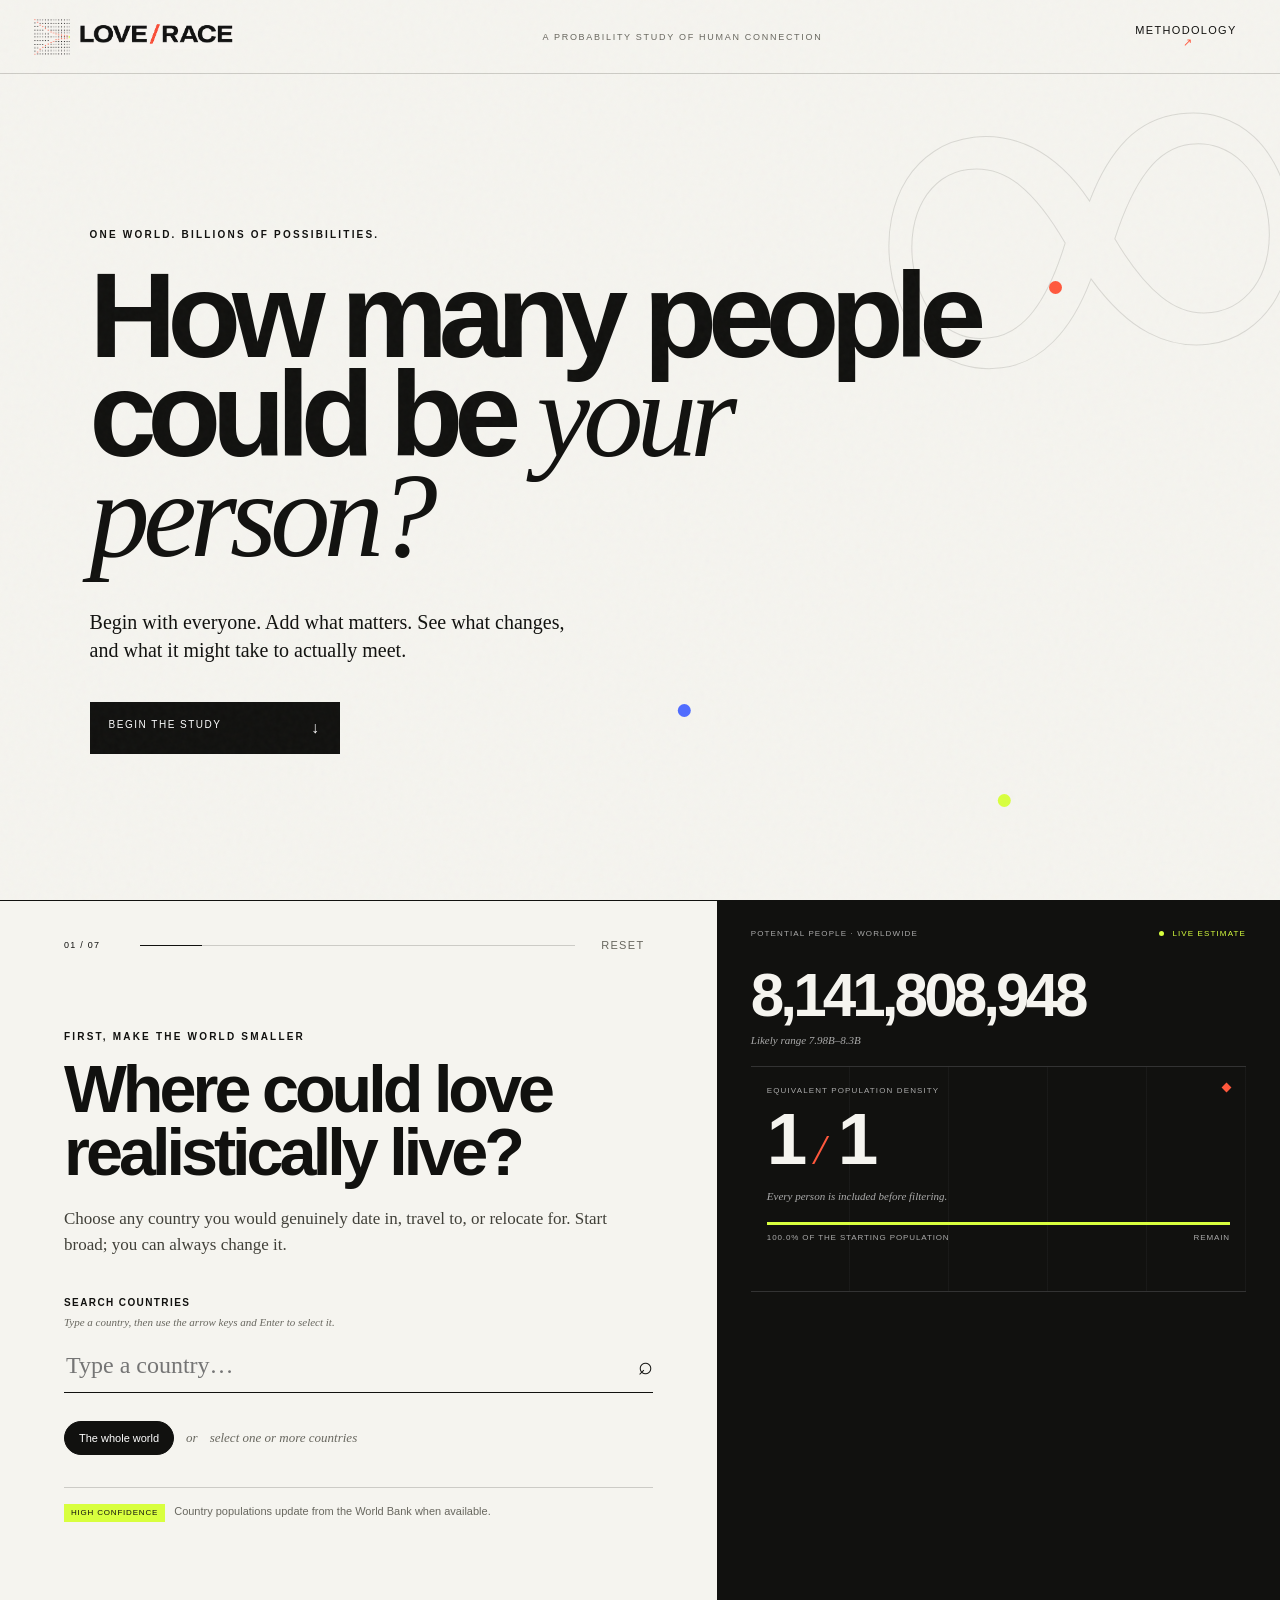
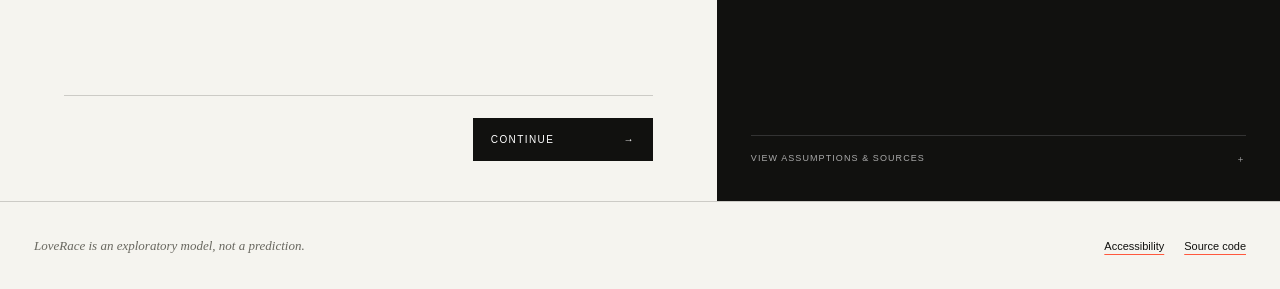
<file: index.html>
<!doctype html>
<html lang="en">
<head>
  <meta charset="UTF-8" />
  <meta name="viewport" content="width=device-width, initial-scale=1.0" />
  <meta name="description" content="Explore how geography, demographics, preferences, and new encounters shape the probability of meeting a compatible partner." />
  <meta name="robots" content="index, follow, max-image-preview:large, max-snippet:-1, max-video-preview:-1" />
  <meta name="theme-color" content="#f5f4ef" />
  <title>LoveRace: A probability study of human connection</title>
  <link rel="canonical" href="https://raceto.love/" />
  <link rel="icon" type="image/svg+xml" href="favicon.svg" />
  <link rel="shortcut icon" href="favicon.svg" />
  <link rel="apple-touch-icon" href="assets/love-race-logo.png" />
  <link rel="manifest" href="site.webmanifest" />
  <meta property="og:type" content="website" />
  <meta property="og:site_name" content="LoveRace" />
  <meta property="og:title" content="LoveRace: A probability study of human connection" />
  <meta property="og:description" content="Explore how geography, demographics, preferences, and new encounters shape the probability of meeting a compatible partner." />
  <meta property="og:url" content="https://raceto.love/" />
  <meta property="og:image" content="https://raceto.love/assets/social-preview.png" />
  <meta property="og:image:width" content="1200" />
  <meta property="og:image:height" content="630" />
  <meta property="og:image:alt" content="LoveRace asks: How many people could be your person?" />
  <meta name="twitter:card" content="summary_large_image" />
  <meta name="twitter:title" content="LoveRace: A probability study of human connection" />
  <meta name="twitter:description" content="Explore how geography, demographics, preferences, and new encounters shape the probability of meeting a compatible partner." />
  <meta name="twitter:image" content="https://raceto.love/assets/social-preview.png" />
  <meta name="twitter:image:alt" content="LoveRace asks: How many people could be your person?" />
  <link rel="stylesheet" href="styles.css?v=20260719h" />
  <script type="application/ld+json">
  {
    "@context": "https://schema.org",
    "@graph": [
      {
        "@type": "WebSite",
        "@id": "https://raceto.love/#website",
        "url": "https://raceto.love/",
        "name": "LoveRace",
        "alternateName": "Race to Love",
        "description": "A probability study of human connection."
      },
      {
        "@type": "WebApplication",
        "@id": "https://raceto.love/#application",
        "url": "https://raceto.love/",
        "name": "LoveRace",
        "description": "An interactive probability model that explores how geography, demographics, preferences, and new encounters shape the estimated likelihood of meeting a compatible partner.",
        "applicationCategory": "LifestyleApplication",
        "operatingSystem": "Any",
        "browserRequirements": "Requires a modern web browser with JavaScript enabled.",
        "isAccessibleForFree": true,
        "image": "https://raceto.love/assets/love-race-logo.png",
        "author": {
          "@type": "Person",
          "name": "Graham Henderson"
        }
      }
    ]
  }
  </script>
</head>
<body>
  <a class="skip-link" href="#main-content">Skip to main content</a>
  <div class="grain" aria-hidden="true"></div>
  <header class="site-header">
    <a class="brand-logo" href="/" aria-label="LoveRace home">
      <span class="brand-symbol" aria-hidden="true"><img src="assets/love-race-logo.png" alt="" /></span>
      <span class="brand-word" aria-hidden="true"><img src="assets/love-race-logo.png" alt="" /></span>
    </a>
    <div class="header-note">A probability study of human connection</div>
    <button class="text-button" id="openMethod" type="button">Methodology <span aria-hidden="true">↗</span></button>
  </header>

  <main id="main-content" tabindex="-1">
    <section class="intro" id="intro">
      <div class="intro-kicker">One world. Billions of possibilities.</div>
      <h1>How many people<br />could be <em>your person?</em></h1>
      <p class="intro-copy">Begin with everyone. Add what matters. See what changes, and what it might take to actually meet.</p>
      <button class="start-button" id="startButton" type="button">
        <span>Begin the study</span>
        <span class="button-arrow" aria-hidden="true">↓</span>
      </button>
    </section>

    <section class="study-shell" id="study" aria-label="Partner probability study">
      <div class="question-panel">
        <div class="study-progress-wrap">
          <span id="stepLabel">01 / 07</span>
          <div class="progress-track" id="progressTrack" role="progressbar" aria-label="Study progress" aria-valuemin="1" aria-valuemax="7" aria-valuenow="1"><div class="progress-fill" id="progressFill"></div></div>
          <button class="quiet-button" id="resetButton" type="button">Reset</button>
        </div>

        <form id="studyForm" novalidate>
          <section class="step active" data-step="0">
            <div class="eyebrow">First, make the world smaller</div>
            <h2>Where could love realistically live?</h2>
            <p class="step-deck">Choose any country you would genuinely date in, travel to, or relocate for. Start broad; you can always change it.</p>
            <div class="field-block">
              <label for="countrySearch">Search countries</label>
              <p class="field-instruction" id="countryInstructions">Type a country, then use the arrow keys and Enter to select it.</p>
              <div class="search-wrap">
                <input id="countrySearch" type="search" placeholder="Type a country…" autocomplete="off" role="combobox" aria-autocomplete="list" aria-controls="countryResults" aria-expanded="false" aria-describedby="countryInstructions" />
                <span aria-hidden="true">⌕</span>
              </div>
              <div class="country-results" id="countryResults" role="listbox" aria-label="Country results"></div>
            </div>
            <div class="selection-row">
              <button type="button" class="choice-chip active" id="selectWorld">The whole world</button>
              <span class="selection-or">or</span>
              <div id="selectedCountries" class="selected-countries"><span class="empty-selection">select one or more countries</span></div>
            </div>
            <div class="data-note"><span class="confidence high">High confidence</span> Country populations update from the World Bank when available.</div>
          </section>

          <section class="step" data-step="1">
            <div class="eyebrow">Desire, without assumptions</div>
            <h2>Tell us about you.</h2>
            <p class="step-deck">Your identity helps suggest a starting partner selection and determines which partner-preference research applies. You can change every suggestion on the next page.</p>
            <fieldset>
              <legend>I describe my gender as</legend>
              <div class="option-grid" id="selfGender">
                <label class="option-card"><input type="radio" name="selfGender" value="alignedWoman" checked /><span><b>Gender-aligned woman</b></span></label>
                <label class="option-card"><input type="radio" name="selfGender" value="transWoman" /><span><b>Trans woman</b></span></label>
                <label class="option-card"><input type="radio" name="selfGender" value="alignedMan" /><span><b>Gender-aligned man</b></span></label>
                <label class="option-card"><input type="radio" name="selfGender" value="transMan" /><span><b>Trans man</b></span></label>
                <label class="option-card"><input type="radio" name="selfGender" value="nonbinary" /><span><b>Nonbinary</b></span></label>
                <label class="option-card"><input type="radio" name="selfGender" value="skip" /><span><b>Prefer not to say</b><small>use a neutral proxy</small></span></label>
              </div>
            </fieldset>
            <fieldset>
              <legend>My orientation is closest to</legend>
              <div class="pill-options">
                <label><input type="radio" name="orientation" value="straight" checked /><span>Straight</span></label>
                <label><input type="radio" name="orientation" value="gay" /><span>Gay / lesbian</span></label>
                <label><input type="radio" name="orientation" value="bi" /><span>Bi / pan</span></label>
                <label><input type="radio" name="orientation" value="queer" /><span>Queer / another</span></label>
                <label><input type="radio" name="orientation" value="skip" /><span>Skip</span></label>
              </div>
            </fieldset>
            <div class="data-note"><span class="confidence low">Coverage varies</span> Gender-identity and orientation data are not collected consistently worldwide.</div>
          </section>

          <section class="step" data-step="2">
            <div class="eyebrow">Who you are open to</div>
            <h2>Who could your person be?</h2>
            <p class="step-deck">Select every gender identity you would genuinely consider. We account for the chance that their orientation includes you.</p>
            <fieldset>
              <legend>I’m open to dating…</legend>
              <div class="large-checks">
                <label><input type="checkbox" name="partnerGender" value="alignedWomen" /><span class="check-mark">✓</span><span><b>Gender-aligned women</b></span></label>
                <label><input type="checkbox" name="partnerGender" value="transWomen" /><span class="check-mark">✓</span><span><b>Trans women</b></span></label>
                <label><input type="checkbox" name="partnerGender" value="alignedMen" checked /><span class="check-mark">✓</span><span><b>Gender-aligned men</b></span></label>
                <label><input type="checkbox" name="partnerGender" value="transMen" /><span class="check-mark">✓</span><span><b>Trans men</b></span></label>
                <label><input type="checkbox" name="partnerGender" value="nonbinary" /><span class="check-mark">✓</span><span><b>Nonbinary people</b></span></label>
              </div>
            </fieldset>
            <div class="inline-setting">
              <div><b>Estimated reciprocal dating openness</b><small>The share of people selected above whose reported orientation and dating preferences could include someone with your identity.</small></div>
              <output id="orientationOutput">94.1%</output>
              <input id="orientationRate" type="range" min="0.1" max="100" step="0.1" value="94.1" aria-label="Estimated reciprocal dating openness" aria-describedby="orientationOutput estimateDefinition" />
            </div>
            <div class="estimate-evidence">
              <div class="estimate-evidence-head">
                <span class="confidence medium" id="estimateConfidence">Measured proxy</span>
                <button type="button" id="restoreEstimate">Restore research default</button>
              </div>
              <b id="estimateSummary">About 94 in 100 gender-aligned men report an orientation that could include a gender-aligned woman.</b>
              <p id="estimateBasis">Based on the UK Office for National Statistics 2024 sexual-identity distribution.</p>
              <div class="estimate-breakdown" id="estimateBreakdown"></div>
              <div class="estimate-definition" id="estimateDefinition"><strong>What this number means</strong><span>It removes people whose stated orientation or dating preferences probably would not include someone with your identity. It does not estimate whether they will be attracted to you personally.</span></div>
              <div class="estimate-sources" id="estimateSources">
                <a data-source="ons" href="https://www.ons.gov.uk/peoplepopulationandcommunity/culturalidentity/sexuality/bulletins/sexualidentityuk/2024" target="_blank" rel="noreferrer">ONS 2024 <span>official orientation data ↗</span></a>
                <a data-source="blair" href="https://doi.org/10.1177/0265407518779139" target="_blank" rel="noreferrer">Blair & Hoskin 2019 <span>dating choices, N=958 ↗</span></a>
                <a data-source="usts" href="https://transequality.org/sites/default/files/docs/usts/USTS-Full-Report-Dec17.pdf" target="_blank" rel="noreferrer">U.S. Transgender Survey 2015 <span>orientation data, N=27,715 ↗</span></a>
              </div>
            </div>
          </section>

          <section class="step" data-step="3">
            <div class="eyebrow">Life stage</div>
            <h2>What age feels right?</h2>
            <p class="step-deck">Age is estimated from UN population distributions. This is a population share, not a judgment about compatibility.</p>
            <div class="age-display"><span id="ageMinDisplay">27</span><i>–</i><span id="ageMaxDisplay">42</span></div>
            <div class="dual-range" id="ageRange">
              <div class="range-rail"><div class="range-between" id="ageBetween"></div></div>
              <input id="ageMin" type="range" min="18" max="85" value="27" aria-label="Minimum age" />
              <input id="ageMax" type="range" min="18" max="85" value="42" aria-label="Maximum age" />
            </div>
            <div class="range-labels"><span>18</span><span>85+</span></div>
            <p class="field-caveat research-caveat">The current age estimate uses a worldwide age curve, even when countries are selected. Country-specific age structure is not applied yet. <a href="https://population.un.org/wpp/" target="_blank" rel="noreferrer">UN World Population Prospects 2024 ↗</a></p>
            <div class="subquestion">
              <label for="availability">Likely single and open to a relationship</label>
              <div class="slider-line"><input id="availability" type="range" min="10" max="80" value="38" aria-describedby="availabilityOutput availabilityNote" /><output id="availabilityOutput">38%</output></div>
              <small id="availabilityNote">38% is a broad, adjustable starting point, not an age- or country-specific result. Partnership status varies with age, sex, local definitions of marriage and cohabitation, law, economics, and social norms.</small>
              <div class="research-links"><a href="https://www.un.org/development/desa/pd/node/3593" target="_blank" rel="noreferrer">UN World Marriage Data · age and sex, 232 countries ↗</a><a href="https://www.oecd.org/en/data/datasets/oecd-family-database.html" target="_blank" rel="noreferrer">OECD Family Database · marriage and cohabitation ↗</a></div>
            </div>
          </section>

          <section class="step" data-step="4">
            <div class="eyebrow">Belief & background</div>
            <h2>What should feel familiar?</h2>
            <p class="step-deck">Both are optional. Background shares adjust when the United States is selected; other countries currently use the worldwide proxy. “Open to any” remains the most statistically honest default.</p>
            <fieldset>
              <legend>Religion or worldview</legend>
              <details class="multi-select" id="religionSelect">
                <summary><span id="religionSummary">Open to any religion or worldview</span><i aria-hidden="true"></i></summary>
                <div class="multi-select-menu">
                  <label class="multi-choice"><input type="checkbox" name="religionChoice" value="1" data-any="true" data-label="Open to any religion or worldview" checked /><span>Open to any religion or worldview</span></label>
                  <label class="multi-choice"><input type="checkbox" name="religionChoice" value="0.288" data-label="Christian" /><span>Christian</span></label>
                  <label class="multi-choice"><input type="checkbox" name="religionChoice" value="0.256" data-label="Muslim" /><span>Muslim</span></label>
                  <label class="multi-choice"><input type="checkbox" name="religionChoice" value="0.149" data-label="Hindu" /><span>Hindu</span></label>
                  <label class="multi-choice"><input type="checkbox" name="religionChoice" value="0.041" data-label="Buddhist" /><span>Buddhist</span></label>
                  <label class="multi-choice"><input type="checkbox" name="religionChoice" value="0.242" data-label="Religiously unaffiliated" /><span>Religiously unaffiliated</span></label>
                  <label class="multi-choice"><input type="checkbox" name="religionChoice" value="0.002" data-label="Jewish" /><span>Jewish</span></label>
                  <label class="multi-choice"><input type="checkbox" name="religionChoice" value="0.022" data-label="Folk or another faith" /><span>Folk or another faith</span></label>
                </div>
              </details>
              <small class="field-caveat">Select any number. Selected global shares are added together.</small>
            </fieldset>
            <fieldset>
              <legend>Cultural or regional background</legend>
              <details class="multi-select" id="backgroundSelect">
                <summary><span id="backgroundSummary">Open to any background</span><i aria-hidden="true"></i></summary>
                <div class="multi-select-menu">
                  <label class="multi-choice"><input type="checkbox" name="backgroundChoice" value="1" data-any="true" data-label="Open to any background" checked /><span>Open to any background</span></label>
                  <label class="multi-choice"><input type="checkbox" name="backgroundChoice" value="0.29" data-us-value="0.045" data-label="East or Southeast Asian heritage" /><span>East or Southeast Asian heritage</span></label>
                  <label class="multi-choice"><input type="checkbox" name="backgroundChoice" value="0.25" data-us-value="0.020" data-label="South Asian heritage" /><span>South Asian heritage</span></label>
                  <label class="multi-choice"><input type="checkbox" name="backgroundChoice" value="0.18" data-us-value="0.121" data-label="Black or African-diaspora heritage" /><span>Black or African-diaspora heritage</span></label>
                  <label class="multi-choice"><input type="checkbox" name="backgroundChoice" value="0.09" data-us-value="0.575" data-label="European heritage" /><span>European heritage</span></label>
                  <label class="multi-choice"><input type="checkbox" name="backgroundChoice" value="0.08" data-us-value="0.200" data-label="Latin American or Caribbean heritage" /><span>Latin American or Caribbean heritage</span></label>
                  <label class="multi-choice"><input type="checkbox" name="backgroundChoice" value="0.06" data-us-value="0.011" data-label="Middle Eastern or North African heritage" /><span>Middle Eastern or North African heritage</span></label>
                  <label class="multi-choice"><input type="checkbox" name="backgroundChoice" value="0.03" data-us-value="0.028" data-label="Indigenous, mixed, or another background" /><span>Indigenous, mixed, or another background</span></label>
                </div>
              </details>
              <small class="field-caveat" id="backgroundContext">Using the worldwide fallback. Country-specific background data are currently applied only when the United States is selected.</small>
              <small class="field-caveat">Select any number. The U.S. crosswalk converts overlapping Census race, Hispanic-origin, and ancestry measures into the model’s mutually exclusive broad categories. It is an approximation, not an identity census.</small>
            </fieldset>
            <div class="data-note"><span class="confidence medium">Mixed confidence</span> Religion uses a measured global baseline. Background uses a U.S. Census-based crosswalk for the United States and a coarse worldwide proxy elsewhere.</div>
          </section>

          <section class="step" data-step="5">
            <div class="eyebrow">Practical compatibility</div>
            <h2>What does a shared life need?</h2>
            <p class="step-deck">Keep what matters. Leave the rest open. Income is modeled against local economic data when available.</p>
            <div class="money-setting">
              <div class="money-head"><label for="income">Minimum annual income <span>(USD equivalent)</span></label><output id="incomeOutput">No minimum</output></div>
              <input id="income" type="range" min="0" max="200000" step="5000" value="0" aria-describedby="incomeOutput" />
              <div class="range-labels"><span>Open</span><span>$200k+</span></div>
            </div>
            <fieldset>
              <legend>Children</legend>
              <div class="pill-options compact">
                <label><input type="radio" name="kids" value="1" checked /><span>Open / not sure</span></label>
                <label><input type="radio" name="kids" value="0.46" /><span>Wants children</span></label>
                <label><input type="radio" name="kids" value="0.34" /><span>Doesn’t want children</span></label>
                <label><input type="radio" name="kids" value="0.22" /><span>Already has children</span></label>
              </div>
            </fieldset>
            <fieldset>
              <legend>Lifestyle</legend>
              <div class="pill-options compact">
                <label><input type="checkbox" id="nonSmoker" /><span>Non-smoker</span></label>
                <label><input type="checkbox" id="longTerm" /><span>Seeking long-term</span></label>
              </div>
              <small class="field-caveat">The non-smoker estimate uses 2022 U.S. current-cigarette-smoking rates: 10.1% for women and 13.1% for men. The U.S. overall rate is used as a limited fallback for nonbinary selections. <a href="https://www.cdc.gov/tobacco/campaign/tips/resources/data/cigarette-smoking-in-united-states.html" target="_blank" rel="noreferrer">CDC smoking data ↗</a></small>
            </fieldset>
          </section>

          <section class="step final-step" data-step="6">
            <div class="eyebrow">Now, introduce chance</div>
            <h2>How often do you meet someone new?</h2>
            <p class="step-deck">A “new person” means someone you speak with long enough to learn whether you might want to see them again. These inputs remain editable and recalculate the results instantly.</p>
            <div class="hero-setting">
              <output id="interactionsOutput">6</output>
              <label for="interactions">new people each week</label>
              <input id="interactions" type="range" min="1" max="100" value="6" aria-describedby="interactionsOutput" />
            </div>
            <div class="subquestion">
              <label for="relevance">How many encounters are in the geography you chose?</label>
              <div class="slider-line"><input id="relevance" type="range" min="5" max="100" value="65" aria-describedby="relevanceOutput" /><output id="relevanceOutput">65%</output></div>
            </div>
            <div class="subquestion">
              <label for="spark">Chance of a meaningful mutual connection with an eligible person</label>
              <div class="slider-line"><input id="spark" type="range" min="1" max="20" value="4" aria-describedby="sparkOutput sparkNote" /><output id="sparkOutput">4%</output></div>
              <small id="sparkNote">This is the most personal assumption in the model. Try 2–8% to see a realistic range.</small>
            </div>
          </section>
        </form>

        <div class="step-actions">
          <button class="back-button" id="backButton" type="button">← Back</button>
          <div class="step-action-buttons">
            <button class="see-results-button" id="seeResultsButton" type="button" hidden><span>See your results</span><span aria-hidden="true">↑</span></button>
            <button class="next-button" id="nextButton" type="button"><span>Continue</span><span aria-hidden="true">→</span></button>
          </div>
        </div>
      </div>

      <aside class="result-panel" aria-labelledby="resultsHeading">
        <h2 class="sr-only" id="resultsHeading">Live results</h2>
        <p class="sr-only" id="resultStatus" role="status" aria-live="polite" aria-atomic="true"></p>
        <div class="result-topline">
          <span id="resultContext">Potential people, worldwide</span>
          <span class="live-indicator"><i></i> LIVE ESTIMATE</span>
        </div>
        <div class="population-number" id="populationNumber">8,141,808,945</div>
        <div class="uncertainty" id="uncertainty">Likely range 7.98B–8.30B</div>

        <div class="population-lens" aria-label="Share of the starting population that meets the current filters">
          <div class="ratio-kicker">Equivalent population density</div>
          <div class="ratio-mark"><span>1</span><i>/</i><b id="ratioNumber">1</b></div>
          <div class="ratio-copy" id="ratioCopy">Every person is included before filtering.</div>
          <div class="share-meter" aria-hidden="true"><div class="share-fill" id="shareFill"></div></div>
          <div class="share-caption"><span id="fractionLabel">100% of the starting population</span><span>remain</span></div>
        </div>

        <div class="odds-panel" id="oddsPanel" role="region" aria-labelledby="oddsHeading">
          <div class="odds-intro"><span id="oddsHeading">Live calculation</span> At your current pace, your estimated chance reaches…</div>
          <div class="odds-grid">
            <div><span>20%</span><b id="chance20">...</b><small>from now</small></div>
            <div><span>50%</span><b id="chance50">...</b><small>from now</small></div>
            <div><span>80%</span><b id="chance80">...</b><small>from now</small></div>
          </div>
          <p id="oddsFootnote"></p>
          <button class="adjust-button" id="adjustInputs" type="button"><span>Adjust weekly inputs</span><span>↓</span></button>
          <button class="share-result-button" id="openShare" type="button"><span>Share your results</span><span aria-hidden="true">↗</span></button>
        </div>

        <button class="assumptions-button" id="openAssumptions" type="button">View assumptions & sources <span aria-hidden="true">＋</span></button>
      </aside>
    </section>
  </main>

  <footer class="site-footer">
    <p>LoveRace is an exploratory model, not a prediction.</p>
    <nav aria-label="Footer">
      <a href="accessibility.html">Accessibility</a>
      <a href="https://github.com/grahamhp/LoveRace" rel="noreferrer">Source code</a>
    </nav>
  </footer>

  <dialog class="share-dialog" id="shareDialog" aria-labelledby="shareTitle" aria-describedby="shareDescription">
    <div class="dialog-head"><span>YOUR RESULT / READY TO SHARE</span><button class="dialog-close" id="closeShare" type="button" aria-label="Close share dialog">×</button></div>
    <div class="share-dialog-content">
      <figure class="share-preview-wrap">
        <canvas id="shareCanvas" width="1080" height="1350" role="img" aria-label="A LoveRace result card showing your estimated partner pool and probability milestones"></canvas>
        <figcaption>Your personal selections are not shown on the card.</figcaption>
      </figure>
      <div class="share-controls">
        <div class="eyebrow">Your result, told at a glance</div>
        <h2 id="shareTitle">Show them<br /><em>your odds.</em></h2>
        <p id="shareDescription">The card explains how many people worldwide could match what you are looking for, how many new people you meet, and how your chance of finding love builds over time. Your private selections are not shown.</p>
        <button class="share-primary share-instagram-primary" id="shareInstagram" type="button" data-native-share="false"><span>Instagram</span><span aria-hidden="true">↗</span></button>
        <button class="share-primary share-more-apps" id="nativeShare" type="button" hidden><span>More sharing apps</span><span aria-hidden="true">↗</span></button>
        <div class="share-secondary">
          <button id="downloadShare" type="button">Download card</button>
          <button id="copyShare" type="button">Copy caption</button>
        </div>
        <div class="share-quick-links" aria-labelledby="quickShareLabel">
          <span id="quickShareLabel">Open a captioned post</span>
          <div>
            <a id="shareX" href="#" target="_blank" rel="noreferrer">X</a>
            <a id="shareBluesky" href="#" target="_blank" rel="noreferrer">Bluesky</a>
            <a id="shareWhatsApp" href="#" target="_blank" rel="noreferrer">WhatsApp</a>
            <a id="shareFacebook" href="#" target="_blank" rel="noreferrer">Facebook</a>
            <a id="shareEmail" href="#">Email</a>
          </div>
        </div>
        <p class="share-note" id="shareAvailability">Checking which sharing options this browser supports…</p>
        <p class="share-status" id="shareStatus" role="status" aria-live="polite"></p>
      </div>
    </div>
  </dialog>

  <dialog id="methodDialog" aria-labelledby="methodTitle" aria-describedby="methodLede">
    <div class="dialog-head"><span>THE FINE PRINT / 01</span><button class="dialog-close" aria-label="Close">×</button></div>
    <div class="dialog-content">
      <div class="method-title">
        <h2 id="methodTitle">Honest numbers,<br /><em>soft edges.</em></h2>
        <p class="method-lede" id="methodLede"><strong>LoveRace is a what-if model, not a forecast.</strong> The encounter calculation treats new people as independent random draws, although real social circles, dating apps, neighborhoods, workplaces, and repeated encounters are highly clustered. Actively seeking a partner also changes the process through where you go, whom you approach, which platforms you use, and how often you create new opportunities.</p>
      </div>
      <div class="method-copy">
        <h3>What is being modeled</h3>
        <p>The model begins with the world population or the combined population of selected countries, then applies broad shares for partner gender, reciprocal dating openness, age, relationship availability, religion, background, income, and lifestyle preferences. Country selection changes the starting population and helps calibrate income. When the United States is selected, its portion of the background estimate uses a U.S. Census-based crosswalk; other countries retain the worldwide proxy. The remaining distributions stay worldwide or use external proxies, including the global age curve.</p>
        <h3>The calculation</h3>
        <p><code>pool = population × each selected factor</code></p>
        <p><code>chance per encounter = pool share × geographic relevance × connection assumption</code></p>
        <p><code>weekly chance = 1 − (1 − chance per encounter)<sup>new people per week</sup></code></p>
        <p><code>P(by week n) = 1 − (1 − weekly chance)<sup>n</sup></code></p>
        <h3>What the model simplifies</h3>
        <ul class="method-list">
          <li><strong>Filters are treated as independent.</strong> In reality, age, country, income, religion, background, orientation, relationship status, gender identity, and family preferences influence one another. Multiplying separate population shares can make the combined pool too large or too small.</li>
          <li><strong>Several inputs are broad defaults.</strong> The 38% relationship-availability value is not calculated from age or country. Background categories can overlap even though their shares are added, and the current categories total 98%. Gender population shares are assumptions because no consistent worldwide measurement exists.</li>
          <li><strong>Orientation and dating openness are separate ideas.</strong> The user's orientation suggests an initial partner-gender selection, which the user can override. The selected partner genders drive the reciprocal dating-openness calculation. Estimates involving trans and nonbinary people rely on geographically limited studies and are marked as limited evidence.</li>
          <li><strong>The non-smoker estimate is U.S.-based.</strong> It uses 2022 CDC current-cigarette-smoking rates of 10.1% for women and 13.1% for men. The overall 11.6% rate is a limited fallback for nonbinary selections, and the U.S. proxy is currently used even when another geography is selected.</li>
          <li><strong>U.S. background categories require a crosswalk.</strong> Census race, Hispanic-origin, and ancestry measures overlap and do not align exactly with LoveRace’s broad categories. The model converts them into a mutually exclusive distribution so selected shares can be combined without double counting.</li>
          <li><strong>The range is not a confidence interval.</strong> It is a sensitivity cue that broadens as assumptions are added. Meeting a filter also does not establish chemistry, timing, emotional availability, safety, reciprocal effort, or compatibility.</li>
        </ul>
        <h3>Data sources</h3>
        <p class="method-source-note">The sources below use different years, definitions, sampling methods, and geographic coverage. Together they form an informed approximation, not a unified census.</p>
        <ul class="source-list">
          <li><a href="https://data.worldbank.org/indicator/SP.POP.TOTL" target="_blank" rel="noreferrer">World Bank: population totals</a><span>Live API; high confidence</span></li>
          <li><a href="https://population.un.org/wpp/" target="_blank" rel="noreferrer">UN World Population Prospects 2024</a><span>Age and sex distributions</span></li>
          <li><a href="https://www.pewresearch.org/religion/2025/06/09/how-the-global-religious-landscape-changed-from-2010-to-2020/" target="_blank" rel="noreferrer">Pew Research Center: global religion</a><span>2020 estimates, published 2025</span></li>
          <li><a href="https://www.ons.gov.uk/peoplepopulationandcommunity/culturalidentity/sexuality/bulletins/sexualidentityuk/2024" target="_blank" rel="noreferrer">UK ONS: Sexual orientation, 2024</a><span>Gender-aligned pair orientation baseline; official UK proxy</span></li>
          <li><a href="https://www.un.org/development/desa/pd/node/3593" target="_blank" rel="noreferrer">UN World Marriage Data 2019</a><span>Marital status by age and sex across 232 countries or areas</span></li>
          <li><a href="https://www.oecd.org/en/data/datasets/oecd-family-database.html" target="_blank" rel="noreferrer">OECD Family Database</a><span>Marriage, divorce, cohabitation, and partnership definitions</span></li>
          <li><a href="https://doi.org/10.1177/0265407518779139" target="_blank" rel="noreferrer">Blair & Hoskin: Transgender exclusion from dating</a><span>Stated dating choices, N=958</span></li>
          <li><a href="https://transequality.org/sites/default/files/docs/usts/USTS-Full-Report-Dec17.pdf" target="_blank" rel="noreferrer">2015 U.S. Transgender Survey</a><span>Trans respondents’ orientation distribution, N=27,715</span></li>
          <li><a href="https://data.worldbank.org/indicator/NY.GDP.PCAP.CD" target="_blank" rel="noreferrer">World Bank: GDP per capita</a><span>Income-model calibration</span></li>
          <li><a href="https://www.cdc.gov/tobacco/campaign/tips/resources/data/cigarette-smoking-in-united-states.html" target="_blank" rel="noreferrer">CDC: U.S. adult cigarette smoking, 2022</a><span>Non-smoker estimate by gender; official U.S. proxy</span></li>
          <li><a href="https://www.census.gov/quickfacts/fact/table/US/PST045224" target="_blank" rel="noreferrer">U.S. Census QuickFacts</a><span>2024 U.S. race and Hispanic-origin baseline for the background crosswalk</span></li>
          <li><a href="https://www.census.gov/library/stories/2023/09/2020-census-dhc-a-mena-population.html" target="_blank" rel="noreferrer">U.S. Census: MENA population, 2020</a><span>Detailed MENA response count used in the U.S. crosswalk</span></li>
        </ul>
      </div>
    </div>
  </dialog>

  <script src="app.js?v=20260719h"></script>
</body>
</html>
</file>
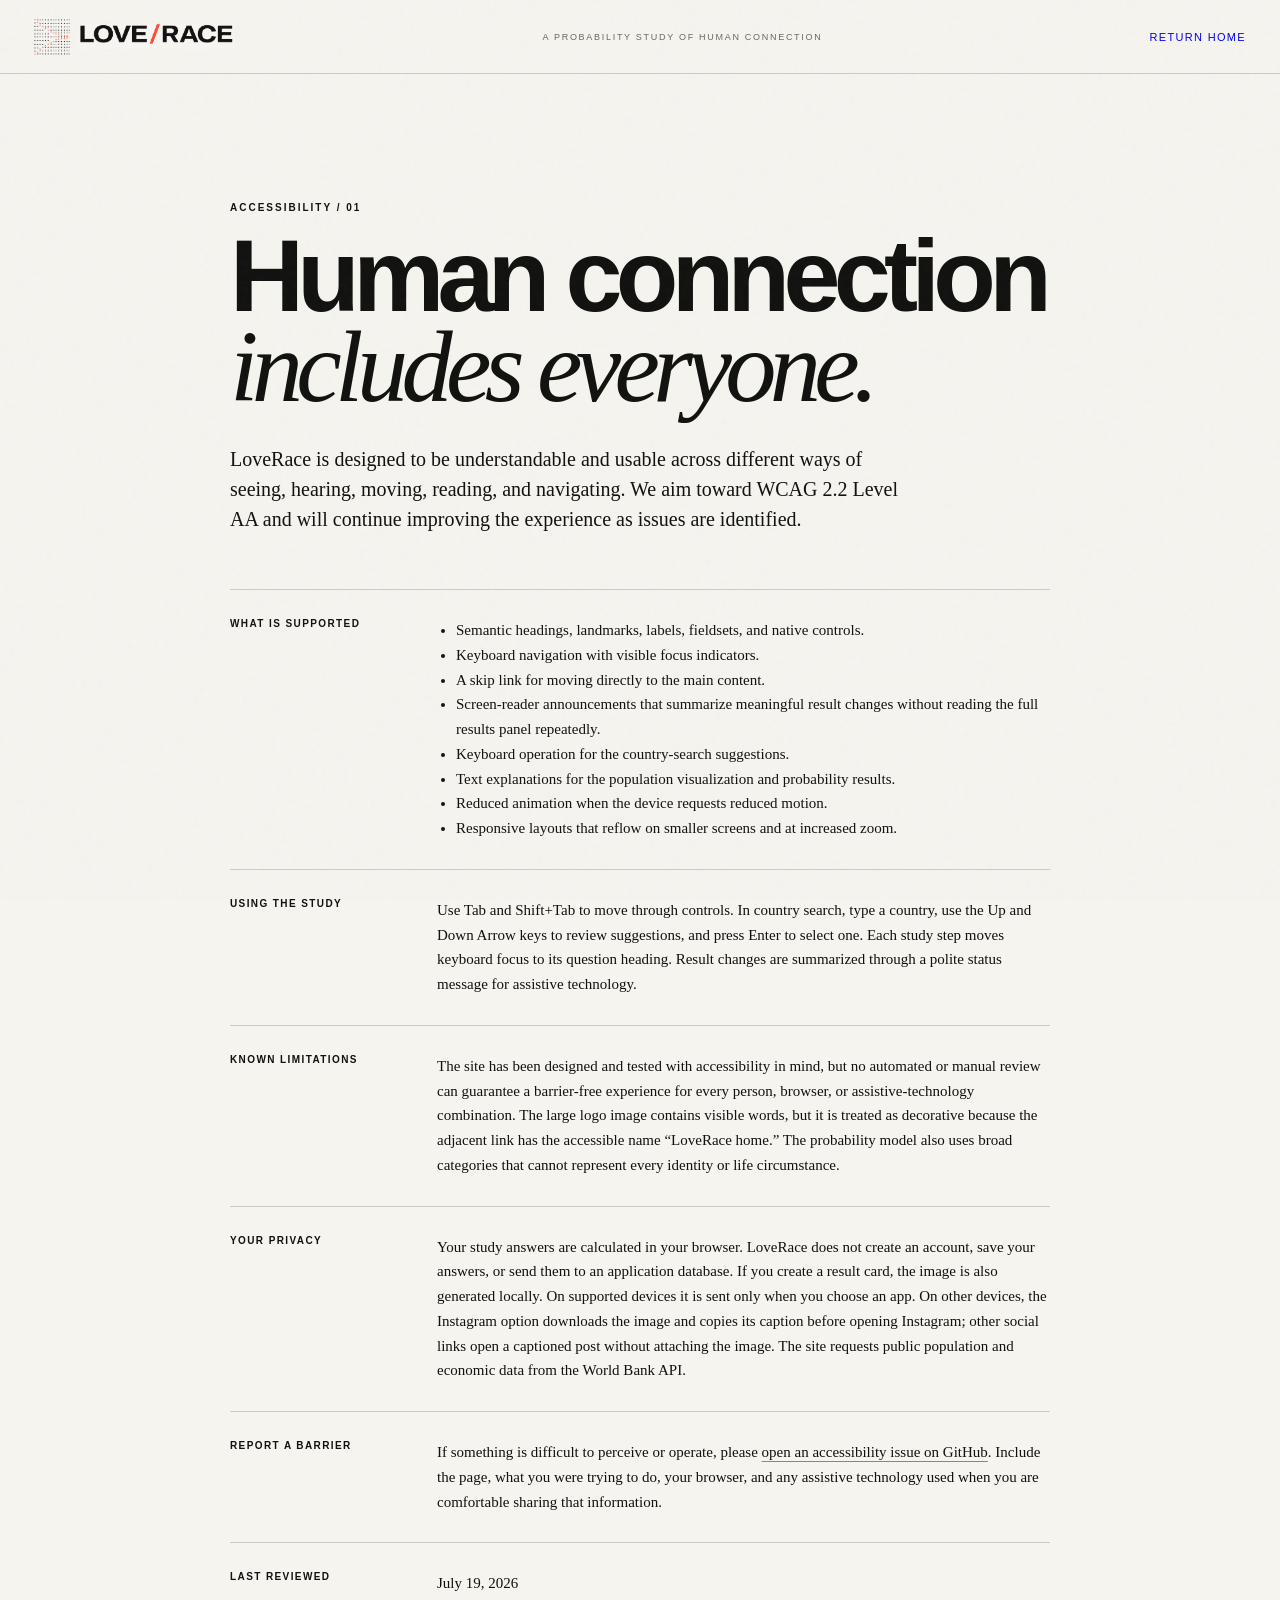
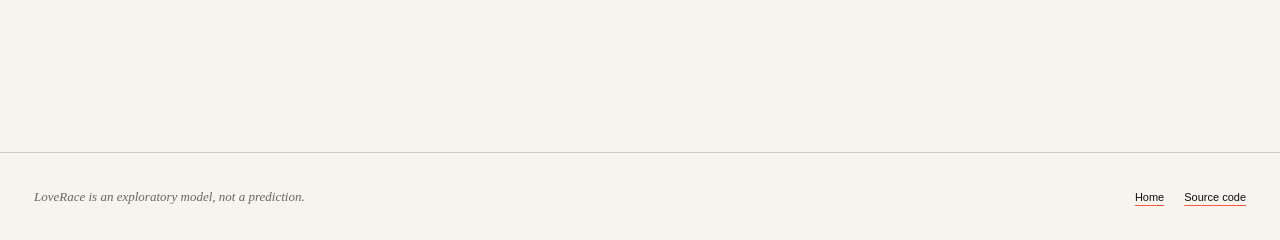
<file: accessibility.html>
<!doctype html>
<html lang="en">
<head>
  <meta charset="UTF-8" />
  <meta name="viewport" content="width=device-width, initial-scale=1.0" />
  <meta name="description" content="Accessibility features, known limitations, and support information for LoveRace." />
  <meta name="robots" content="index, follow" />
  <meta name="theme-color" content="#f5f4ef" />
  <title>Accessibility | LoveRace</title>
  <link rel="canonical" href="https://raceto.love/accessibility.html" />
  <link rel="icon" type="image/svg+xml" href="favicon.svg" />
  <link rel="apple-touch-icon" href="assets/love-race-logo.png" />
  <link rel="manifest" href="site.webmanifest" />
  <link rel="stylesheet" href="styles.css?v=20260719h" />
</head>
<body class="info-page">
  <a class="skip-link" href="#main-content">Skip to main content</a>
  <div class="grain" aria-hidden="true"></div>
  <header class="site-header">
    <a class="brand-logo" href="/" aria-label="LoveRace home">
      <span class="brand-symbol" aria-hidden="true"><img src="assets/love-race-logo.png" alt="" /></span>
      <span class="brand-word" aria-hidden="true"><img src="assets/love-race-logo.png" alt="" /></span>
    </a>
    <div class="header-note">A probability study of human connection</div>
    <a class="text-button" href="/">Return home</a>
  </header>

  <main class="info-main" id="main-content" tabindex="-1">
    <div class="info-kicker">Accessibility / 01</div>
    <h1>Human connection<br /><em>includes everyone.</em></h1>
    <p class="info-lede">LoveRace is designed to be understandable and usable across different ways of seeing, hearing, moving, reading, and navigating. We aim toward WCAG 2.2 Level AA and will continue improving the experience as issues are identified.</p>

    <section class="info-section">
      <h2>What is supported</h2>
      <ul>
        <li>Semantic headings, landmarks, labels, fieldsets, and native controls.</li>
        <li>Keyboard navigation with visible focus indicators.</li>
        <li>A skip link for moving directly to the main content.</li>
        <li>Screen-reader announcements that summarize meaningful result changes without reading the full results panel repeatedly.</li>
        <li>Keyboard operation for the country-search suggestions.</li>
        <li>Text explanations for the population visualization and probability results.</li>
        <li>Reduced animation when the device requests reduced motion.</li>
        <li>Responsive layouts that reflow on smaller screens and at increased zoom.</li>
      </ul>
    </section>

    <section class="info-section">
      <h2>Using the study</h2>
      <p>Use Tab and Shift+Tab to move through controls. In country search, type a country, use the Up and Down Arrow keys to review suggestions, and press Enter to select one. Each study step moves keyboard focus to its question heading. Result changes are summarized through a polite status message for assistive technology.</p>
    </section>

    <section class="info-section">
      <h2>Known limitations</h2>
      <p>The site has been designed and tested with accessibility in mind, but no automated or manual review can guarantee a barrier-free experience for every person, browser, or assistive-technology combination. The large logo image contains visible words, but it is treated as decorative because the adjacent link has the accessible name “LoveRace home.” The probability model also uses broad categories that cannot represent every identity or life circumstance.</p>
    </section>

    <section class="info-section">
      <h2>Your privacy</h2>
      <p>Your study answers are calculated in your browser. LoveRace does not create an account, save your answers, or send them to an application database. If you create a result card, the image is also generated locally. On supported devices it is sent only when you choose an app. On other devices, the Instagram option downloads the image and copies its caption before opening Instagram; other social links open a captioned post without attaching the image. The site requests public population and economic data from the World Bank API.</p>
    </section>

    <section class="info-section">
      <h2>Report a barrier</h2>
      <p>If something is difficult to perceive or operate, please <a href="https://github.com/grahamhp/LoveRace/issues/new">open an accessibility issue on GitHub</a>. Include the page, what you were trying to do, your browser, and any assistive technology used when you are comfortable sharing that information.</p>
    </section>

    <section class="info-section">
      <h2>Last reviewed</h2>
      <p>July 19, 2026</p>
    </section>
  </main>

  <footer class="site-footer">
    <p>LoveRace is an exploratory model, not a prediction.</p>
    <nav aria-label="Footer">
      <a href="/">Home</a>
      <a href="https://github.com/grahamhp/LoveRace" rel="noreferrer">Source code</a>
    </nav>
  </footer>
</body>
</html>
</file>
<file: styles.css>
:root {
  --ink: #11110f;
  --paper: #f5f4ef;
  --warm: #e9e5dc;
  --line: rgba(17, 17, 15, .18);
  --muted: #68675f;
  --acid: #d8ff3e;
  --orange: #ff583d;
  --blue: #506cff;
  --ease: cubic-bezier(.2,.8,.2,1);
}

* { box-sizing: border-box; }
html { scroll-behavior: smooth; }
body {
  margin: 0;
  color: var(--ink);
  background: var(--paper);
  font-family: "Helvetica Neue", Helvetica, Arial, sans-serif;
  -webkit-font-smoothing: antialiased;
}
button, input, select { font: inherit; }
button { color: inherit; }
.sr-only {
  position: absolute !important; width: 1px !important; height: 1px !important; padding: 0 !important;
  margin: -1px !important; overflow: hidden !important; clip: rect(0, 0, 0, 0) !important;
  white-space: nowrap !important; border: 0 !important;
}
.skip-link {
  position: fixed; top: 10px; left: 10px; z-index: 100; padding: 12px 16px; color: var(--ink);
  background: var(--acid); border: 2px solid var(--ink); font-size: 12px; font-weight: 700;
  text-transform: uppercase; letter-spacing: .1em; transform: translateY(-150%); transition: transform .15s var(--ease);
}
.skip-link:focus { transform: translateY(0); }
:focus-visible { outline: 3px solid var(--blue); outline-offset: 3px; }
main:focus { outline: 0; }
.grain {
  position: fixed; inset: 0; z-index: 50; pointer-events: none; opacity: .035;
  background-image: url("data:image/svg+xml,%3Csvg viewBox='0 0 180 180' xmlns='http://www.w3.org/2000/svg'%3E%3Cfilter id='n'%3E%3CfeTurbulence type='fractalNoise' baseFrequency='.9' numOctaves='4' stitchTiles='stitch'/%3E%3C/filter%3E%3Crect width='100%25' height='100%25' filter='url(%23n)' opacity='.85'/%3E%3C/svg%3E");
}

.site-header {
  height: 74px; border-bottom: 1px solid var(--line); display: grid;
  grid-template-columns: 205px minmax(0, 1fr) 120px; align-items: center; padding: 0 34px;
  position: relative; z-index: 5; background: rgba(245,244,239,.9); backdrop-filter: blur(16px);
}
.brand-logo { width: max-content; display: flex; align-items: center; gap: 9px; text-decoration: none; }
.brand-symbol, .brand-word { position: relative; display: block; overflow: hidden; flex: 0 0 auto; }
.brand-symbol { width: 36px; height: 36px; }
.brand-symbol img { position: absolute; width: 75px; max-width: none; transform: translate(-19.5px, -14px); }
.brand-word { width: 155px; height: 25px; }
.brand-word img { position: absolute; width: 201px; max-width: none; transform: translate(-27px, -143px); }
.header-note { justify-self: center; text-transform: uppercase; font-size: 9px; letter-spacing: .19em; color: var(--muted); }
.text-button, .quiet-button { border: 0; background: none; padding: 8px 0; cursor: pointer; font-size: 11px; text-transform: uppercase; letter-spacing: .12em; text-decoration: none; }
.text-button { justify-self: end; }
.text-button span { color: var(--orange); margin-left: 5px; }

.intro {
  min-height: calc(100vh - 74px); padding: 8vh 7vw 7vh; display: flex; flex-direction: column;
  justify-content: center; position: relative; overflow: hidden;
}
.intro::before {
  content: "∞"; position: absolute; right: -2vw; top: -12vh; font: italic 48vw/.8 Georgia, serif;
  color: transparent; -webkit-text-stroke: 1px rgba(17,17,15,.12); transform: rotate(-7deg); pointer-events: none;
}
.intro::after {
  content: ""; position: absolute; width: 13px; height: 13px; background: var(--orange);
  border-radius: 50%; right: 17vw; top: 25%; box-shadow: -29vw 47vh 0 var(--blue), -4vw 57vh 0 var(--acid);
}
.intro-kicker, .eyebrow { font-size: 10px; letter-spacing: .22em; text-transform: uppercase; font-weight: 700; }
.intro-kicker { margin-bottom: 26px; }
.intro h1 { margin: 0; max-width: 980px; font-size: clamp(62px, 9.4vw, 148px); line-height: .82; letter-spacing: -.075em; font-weight: 750; }
.intro h1 em, dialog h2 em { font-family: Georgia, serif; font-weight: 400; letter-spacing: -.055em; }
.intro-copy { max-width: 480px; margin: 42px 0 38px; font: 20px/1.4 Georgia, serif; }
.start-button {
  width: 250px; border: 1px solid var(--ink); background: var(--ink); color: white; padding: 16px 18px;
  display: flex; justify-content: space-between; cursor: pointer; text-transform: uppercase; font-size: 10px; letter-spacing: .15em;
  transition: transform .2s var(--ease), background .2s;
}
.start-button:hover { transform: translateY(-3px); background: var(--orange); border-color: var(--orange); }
.button-arrow { font-size: 16px; }

.study-shell { min-height: 100vh; border-top: 1px solid var(--ink); display: grid; grid-template-columns: minmax(0, 56%) minmax(460px, 44%); }
.question-panel { padding: 30px clamp(30px,5vw,80px) 40px; display: flex; flex-direction: column; min-height: 100vh; }
.study-progress-wrap { display: grid; grid-template-columns: 58px 1fr 60px; gap: 18px; align-items: center; font-size: 9px; letter-spacing: .14em; }
.progress-track { height: 1px; background: var(--line); }
.progress-fill { height: 100%; background: var(--ink); width: 14.28%; transition: width .5s var(--ease); }
.quiet-button { color: var(--muted); }
.quiet-button:hover { color: var(--orange); }
#studyForm { flex: 1; display: flex; }
.step { display: none; width: 100%; padding: clamp(54px,8vh,100px) 0 35px; animation: enter .5s var(--ease); }
.step.active { display: block; }
@keyframes enter { from { opacity: 0; transform: translateY(12px); } to { opacity: 1; transform: none; } }
.eyebrow { margin-bottom: 16px; }
.step h2 { font-size: clamp(42px,5.2vw,78px); line-height: .94; letter-spacing: -.06em; margin: 0; max-width: 690px; }
.step-deck { font: 17px/1.5 Georgia, serif; max-width: 620px; color: #414039; margin: 23px 0 40px; }
fieldset { border: 0; padding: 0; margin: 0 0 30px; }
legend, .field-block > label, .money-head label { font-size: 10px; text-transform: uppercase; letter-spacing: .14em; font-weight: 700; margin-bottom: 12px; display: block; }
.field-instruction { margin: -5px 0 8px; color: var(--muted); font: italic 11px/1.4 Georgia, serif; }

.search-wrap { display: flex; border-bottom: 1px solid var(--ink); align-items: center; }
.search-wrap input { width: 100%; border: 0; background: transparent; padding: 13px 2px; outline: 0; font: 24px Georgia, serif; }
.search-wrap span { font-size: 25px; }
.country-results { position: absolute; background: var(--paper); border: 1px solid var(--ink); width: min(510px, calc(100vw - 60px)); max-height: 225px; overflow: auto; z-index: 6; display: none; }
.country-results.open { display: block; }
.country-result { padding: 12px 15px; display: flex; justify-content: space-between; cursor: pointer; border-bottom: 1px solid var(--line); font-size: 13px; }
.country-result:hover, .country-result.active { background: var(--acid); }
.country-result span:last-child { color: var(--muted); }
.selection-row { margin-top: 28px; display: flex; gap: 12px; align-items: center; flex-wrap: wrap; }
.choice-chip, .selected-chip { border: 1px solid var(--ink); border-radius: 100px; padding: 10px 14px; background: transparent; font-size: 11px; cursor: pointer; }
.choice-chip.active { background: var(--ink); color: white; }
.selected-chip { background: var(--ink); color: white; }
.selected-chip:hover { background: var(--orange); border-color: var(--orange); }
.selection-or, .empty-selection { color: var(--muted); font: italic 13px Georgia, serif; }
.selected-countries { display: flex; gap: 7px; flex-wrap: wrap; align-items: center; }
.selected-chip::after { content: " ×"; color: var(--orange); }
.selected-chip:hover::after { color: white; }
.data-note { border-top: 1px solid var(--line); margin-top: 32px; padding-top: 15px; color: var(--muted); font-size: 11px; line-height: 1.5; }
.confidence { display: inline-block; padding: 3px 7px; color: var(--ink); margin-right: 6px; text-transform: uppercase; letter-spacing: .1em; font-size: 8px; background: var(--acid); }
.confidence.medium { background: #ffdc77; }.confidence.low { background: #ffb3a7; }

.option-grid { display: grid; grid-template-columns: 1fr 1fr; gap: 8px; }
.option-card input, .pill-options input, .large-checks input { position: absolute; opacity: 0; pointer-events: none; }
.option-card > span { min-height: 74px; padding: 17px; border: 1px solid var(--line); display: flex; flex-direction: column; cursor: pointer; transition: .2s; }
.option-card input:checked + span { border-color: var(--ink); background: var(--ink); color: white; }
.option-card input:focus-visible + span, .pill-options input:focus-visible + span { outline: 3px solid var(--blue); outline-offset: 3px; }
.option-card b, .large-checks b { font-size: 14px; }.option-card small, .large-checks small { margin-top: 5px; color: var(--muted); font: italic 12px Georgia, serif; }
.option-card input:checked + span small { color: #bbb; }
.pill-options { display: flex; flex-wrap: wrap; gap: 7px; }
.pill-options span { border: 1px solid var(--line); padding: 10px 14px; display: block; border-radius: 100px; cursor: pointer; font-size: 11px; }
.pill-options input:checked + span { border-color: var(--ink); background: var(--ink); color: white; }
.pill-options.compact span { padding: 9px 12px; }
.large-checks { display: grid; gap: 8px; }
.large-checks label { border: 1px solid var(--line); padding: 18px; display: grid; grid-template-columns: 26px 1fr; cursor: pointer; }
.large-checks .check-mark { width: 17px; height: 17px; border: 1px solid var(--ink); display: grid; place-items: center; color: transparent; font-size: 11px; }
.large-checks input:checked + .check-mark { background: var(--ink); color: white; }
.large-checks input:focus-visible + .check-mark { outline: 3px solid var(--blue); outline-offset: 4px; }
.large-checks label > span:last-child { display: flex; flex-direction: column; }

.inline-setting, .subquestion { margin-top: 30px; padding-top: 20px; border-top: 1px solid var(--line); }
.inline-setting { display: grid; grid-template-columns: 1fr auto; gap: 6px 20px; }
.inline-setting small, .subquestion small { display: block; color: var(--muted); margin-top: 5px; line-height: 1.45; font: italic 12px Georgia, serif; }
.inline-setting output { font: 26px Georgia, serif; }
.inline-setting input { grid-column: 1/-1; }
.estimate-evidence { margin-top: 15px; border: 1px solid var(--line); padding: 17px; }
.estimate-evidence-head { display: flex; justify-content: space-between; align-items: center; margin-bottom: 14px; }
.estimate-evidence-head button { border: 0; background: transparent; padding: 3px 0; color: var(--muted); cursor: pointer; font-size: 8px; text-transform: uppercase; letter-spacing: .11em; }
.estimate-evidence-head button:hover { color: var(--orange); }
.estimate-evidence > b { display: block; font: 18px/1.35 Georgia, serif; max-width: 620px; }
.estimate-evidence > p { margin: 8px 0 13px; color: var(--muted); font: italic 11px/1.45 Georgia, serif; }
.estimate-breakdown { display: flex; flex-wrap: wrap; gap: 5px; margin-bottom: 14px; }
.estimate-breakdown span { border: 1px solid var(--line); border-radius: 100px; padding: 5px 8px; font-size: 8px; letter-spacing: .05em; }
.estimate-definition { border-top: 1px solid var(--line); padding-top: 12px; display: grid; grid-template-columns: 125px 1fr; gap: 12px; }
.estimate-definition strong { font-size: 8px; text-transform: uppercase; letter-spacing: .11em; }
.estimate-definition span { color: var(--muted); font: 11px/1.4 Georgia, serif; }
.estimate-sources { display: grid; grid-template-columns: repeat(3, 1fr); gap: 6px; margin-top: 14px; }
.estimate-sources a { border-top: 2px solid var(--line); padding-top: 7px; color: var(--muted); text-decoration: none; font-size: 8px; text-transform: uppercase; letter-spacing: .08em; }
.estimate-sources a span { display: block; margin-top: 3px; font: italic 10px/1.3 Georgia, serif; text-transform: none; letter-spacing: 0; }
.estimate-sources a.active { border-color: var(--orange); color: var(--ink); }
input[type="range"] { width: 100%; accent-color: var(--ink); cursor: ew-resize; }
.age-display { font: 88px/.9 Georgia, serif; letter-spacing: -.05em; display: flex; gap: 22px; margin: 40px 0 30px; }
.age-display i { font-weight: 300; color: var(--orange); }
.dual-range { position: relative; height: 28px; }
.dual-range input { position: absolute; inset: 0; pointer-events: none; appearance: none; background: transparent; }
.dual-range input::-webkit-slider-thumb { appearance: none; width: 18px; height: 18px; border-radius: 50%; background: var(--ink); pointer-events: auto; }
.range-rail { position: absolute; top: 12px; left: 0; right: 0; height: 2px; background: var(--line); }
.range-between { height: 2px; background: var(--orange); }
.range-labels { display: flex; justify-content: space-between; color: var(--muted); font-size: 9px; text-transform: uppercase; letter-spacing: .12em; }
.subquestion label { font-size: 13px; font-weight: 650; }
.slider-line { display: grid; grid-template-columns: 1fr 50px; gap: 18px; align-items: center; margin-top: 9px; }
.slider-line output { text-align: right; font: 22px Georgia, serif; }
select { width: 100%; border: 0; border-bottom: 1px solid var(--ink); background: transparent; border-radius: 0; padding: 13px 3px; font: 19px Georgia, serif; }
.field-caveat { display: block; color: var(--muted); margin-top: 9px; font: italic 11px/1.4 Georgia, serif; }
.field-caveat a, .research-links a { color: inherit; text-decoration-color: var(--orange); text-underline-offset: 3px; }
.research-caveat { margin-top: 14px; }
.research-links { display: flex; flex-wrap: wrap; gap: 7px 16px; margin-top: 10px; }
.research-links a { color: var(--muted); font-size: 9px; letter-spacing: .04em; }
.multi-select { position: relative; }
.multi-select summary {
  list-style: none; border-bottom: 1px solid var(--ink); padding: 13px 3px; cursor: pointer;
  display: flex; align-items: center; justify-content: space-between; gap: 18px; font: 19px Georgia, serif;
}
.multi-select summary::-webkit-details-marker { display: none; }
.multi-select summary i { color: var(--orange); font: 18px Helvetica, Arial, sans-serif; }
.multi-select summary i::before { content: "＋"; }
.multi-select[open] summary i::before { content: "−"; }
.multi-select-menu {
  position: absolute; z-index: 8; left: 0; right: 0; max-height: 300px; overflow: auto;
  border: 1px solid var(--ink); border-top: 0; background: var(--paper); box-shadow: 0 18px 35px #1717141a;
}
.multi-choice { display: grid; grid-template-columns: 17px 1fr; align-items: center; gap: 10px; padding: 11px 12px; cursor: pointer; border-top: 1px solid var(--line); font-size: 11px; }
.multi-choice:first-child { border-top: 0; }
.multi-choice:hover { background: var(--warm); }
.multi-choice input { appearance: none; width: 15px; height: 15px; border: 1px solid var(--ink); margin: 0; display: grid; place-items: center; }
.multi-choice input::after { content: "✓"; color: white; font-size: 10px; opacity: 0; }
.multi-choice input:checked { background: var(--ink); }
.multi-choice input:checked::after { opacity: 1; }
.money-head { display: flex; justify-content: space-between; align-items: end; }
.money-head label span { text-transform: none; letter-spacing: 0; color: var(--muted); }
.money-head output { font: 24px Georgia, serif; }.money-setting { margin-bottom: 38px; }
.hero-setting { text-align: center; margin: 30px 0 40px; }
.hero-setting output { display: block; font: 110px/.8 Georgia, serif; letter-spacing: -.08em; }
.hero-setting label { display: block; margin: 18px 0 25px; font-size: 10px; letter-spacing: .14em; text-transform: uppercase; }
.hero-setting input { max-width: 500px; }
.step-actions { display: flex; justify-content: space-between; align-items: center; border-top: 1px solid var(--line); padding-top: 22px; }
.back-button { border: 0; background: none; cursor: pointer; font-size: 11px; text-transform: uppercase; letter-spacing: .12em; visibility: hidden; }
.step-action-buttons { display: flex; gap: 8px; }
.see-results-button { min-width: 180px; border: 1px solid var(--ink); background: transparent; color: var(--ink); padding: 15px 17px; display: flex; justify-content: space-between; cursor: pointer; font-size: 10px; text-transform: uppercase; letter-spacing: .14em; }
.see-results-button:hover { border-color: var(--orange); color: var(--orange); }
.see-results-button[hidden] { display: none; }
.next-button { min-width: 180px; border: 1px solid var(--ink); background: var(--ink); color: white; padding: 15px 17px; display: flex; justify-content: space-between; cursor: pointer; font-size: 10px; text-transform: uppercase; letter-spacing: .14em; }
.next-button:hover { background: var(--orange); border-color: var(--orange); }

.result-panel { background: var(--ink); color: var(--paper); padding: 28px 34px 35px; position: sticky; top: 0; height: 100vh; overflow: auto; display: flex; flex-direction: column; }
.result-topline { display: flex; justify-content: space-between; font-size: 8px; text-transform: uppercase; letter-spacing: .14em; color: #aaa; }
.live-indicator { color: var(--acid); }.live-indicator i { width: 5px; height: 5px; border-radius: 50%; display: inline-block; background: var(--acid); margin-right: 5px; animation: pulse 1.7s infinite; }
@keyframes pulse { 50% { opacity: .3; } }
.population-number { font-size: clamp(44px,4.7vw,80px); letter-spacing: -.065em; font-weight: 700; line-height: 1; margin-top: 28px; white-space: nowrap; }
.uncertainty { color: #aaa; font: italic 11px Georgia, serif; margin-top: 8px; }
.population-lens {
  min-height: 226px; position: relative; margin: 20px 0 10px; overflow: hidden;
  border-top: 1px solid #333; border-bottom: 1px solid #333; padding: 19px 16px 15px;
  background-image: repeating-linear-gradient(90deg, transparent 0, transparent calc(10% - 1px), #222 10%);
}
.population-lens::before {
  content: ""; position: absolute; width: 7px; height: 7px; right: 16px; top: 17px;
  background: var(--orange); transform: rotate(45deg);
}
.ratio-kicker { color: #aaa; font-size: 8px; text-transform: uppercase; letter-spacing: .14em; }
.ratio-mark { display: flex; align-items: baseline; gap: 12px; margin-top: 15px; line-height: .8; }
.ratio-mark span, .ratio-mark b { font-size: clamp(58px, 5.7vw, 92px); letter-spacing: -.075em; font-weight: 680; }
.ratio-mark i { color: var(--orange); font: italic 43px Georgia, serif; }
.ratio-copy { width: 230px; color: #aaa; font: italic 11px/1.35 Georgia, serif; margin: 15px 0 18px; }
.share-meter { height: 3px; width: 100%; background: #343431; overflow: hidden; }
.share-fill { height: 100%; width: 100%; background: var(--acid); transition: width .65s var(--ease); }
.share-caption { display: flex; justify-content: space-between; margin-top: 8px; color: #aaa; font-size: 8px; text-transform: uppercase; letter-spacing: .11em; }
.odds-panel { display: none; margin-top: 4px; border: 1px solid #3b3b37; padding: 18px; }
.odds-panel.visible { display: block; }
.odds-intro { color: #aaa; font: italic 12px/1.4 Georgia, serif; }
.odds-intro span { color: var(--acid); display: block; margin-bottom: 5px; font: 700 8px Helvetica, Arial, sans-serif; letter-spacing: .13em; text-transform: uppercase; }
.odds-grid { display: grid; grid-template-columns: repeat(3, 1fr); margin-top: 15px; }
.odds-grid > div { border-left: 1px solid #3b3b37; padding: 0 10px; }.odds-grid > div:first-child { border: 0; padding-left: 0; }
.odds-grid span { color: var(--orange); font: 22px Georgia, serif; display: block; }
.odds-grid b { display: block; margin-top: 5px; font-size: 15px; }.odds-grid small { color: #aaa; font-size: 8px; text-transform: uppercase; letter-spacing: .1em; }
.odds-panel p { color: #aaa; font-size: 9px; line-height: 1.4; margin: 15px 0 0; }
.adjust-button { width: 100%; border: 0; border-top: 1px solid #3b3b37; background: transparent; color: var(--paper); margin-top: 15px; padding: 14px 0 0; display: flex; justify-content: space-between; cursor: pointer; font-size: 9px; text-transform: uppercase; letter-spacing: .12em; }
.adjust-button:hover { color: var(--acid); }
.share-result-button {
  width: 100%; border: 1px solid var(--acid); background: var(--acid); color: var(--ink); margin-top: 14px;
  padding: 13px 14px; display: flex; justify-content: space-between; cursor: pointer; font-size: 9px;
  font-weight: 700; text-transform: uppercase; letter-spacing: .13em; transition: background .2s, color .2s, border-color .2s;
}
.share-result-button:hover { background: var(--orange); border-color: var(--orange); color: white; }
.assumptions-button { border: 0; border-top: 1px solid #333; background: transparent; color: #aaa; padding: 17px 0 0; margin-top: auto; display: flex; justify-content: space-between; cursor: pointer; font-size: 9px; text-transform: uppercase; letter-spacing: .12em; }
.assumptions-button:hover { color: var(--acid); }

dialog { width: min(1050px, 92vw); max-height: 90vh; padding: 0; border: 0; color: var(--ink); background: var(--paper); box-shadow: 0 35px 100px #0008; }
dialog::backdrop { background: rgba(0,0,0,.74); backdrop-filter: blur(4px); }
.dialog-head { height: 57px; padding: 0 22px; border-bottom: 1px solid var(--line); display: flex; align-items: center; justify-content: space-between; font-size: 8px; letter-spacing: .14em; }
.dialog-close { border: 0; background: none; font-size: 26px; cursor: pointer; }
.dialog-content { display: grid; grid-template-columns: 42% 58%; padding: 55px; gap: 45px; }
.dialog-content h2 { margin: 0; font-size: 60px; line-height: .92; letter-spacing: -.06em; }
.method-title { align-self: start; }
.method-lede { max-width: 310px; margin: 28px 0 0; padding-top: 18px; border-top: 1px solid var(--ink); color: var(--muted); font: 13px/1.52 Georgia, serif; }
.method-lede strong { color: var(--ink); }
.method-copy { font: 14px/1.6 Georgia, serif; }
.method-copy h3 { font: 700 9px Helvetica, Arial, sans-serif; text-transform: uppercase; letter-spacing: .13em; margin: 0 0 12px; padding-top: 28px; }
.method-copy h3:first-child { padding-top: 0; }
.method-copy code { background: var(--warm); padding: 4px 6px; font-size: 12px; }
.method-list { margin: 0; padding: 0; list-style: none; }
.method-list li { border-top: 1px solid var(--line); padding: 11px 0; }
.method-list strong { font-family: Helvetica, Arial, sans-serif; font-size: 11px; }
.method-source-note { margin: 0 0 15px; color: var(--muted); font-style: italic; }
.source-list { list-style: none; margin: 0; padding: 0; }
.source-list li { border-top: 1px solid var(--line); padding: 9px 0; display: flex; flex-direction: column; }
.source-list a { color: inherit; font-family: Helvetica, Arial, sans-serif; font-size: 12px; }.source-list span { color: var(--muted); font-size: 11px; }

.share-dialog { width: min(1120px, 94vw); }
.share-dialog-content { display: grid; grid-template-columns: minmax(320px, .88fr) minmax(360px, 1.12fr); min-height: 680px; }
.share-preview-wrap {
  margin: 0; padding: 38px; background: var(--ink); display: flex; flex-direction: column; justify-content: center;
}
.share-preview-wrap canvas { display: block; width: 100%; height: auto; max-height: 66vh; object-fit: contain; box-shadow: 0 24px 60px #0008; }
.share-preview-wrap figcaption { margin-top: 15px; color: #aaa; font: italic 11px/1.4 Georgia, serif; text-align: center; }
.share-controls { padding: clamp(38px, 5vw, 70px); align-self: center; }
.share-controls h2 { margin: 0; font-size: clamp(46px, 5vw, 68px); line-height: .9; letter-spacing: -.06em; }
.share-controls > p { max-width: 510px; color: var(--muted); font: 14px/1.55 Georgia, serif; }
.share-controls #shareDescription { margin: 27px 0 30px; }
.share-primary {
  width: 100%; border: 1px solid var(--ink); background: var(--ink); color: white; padding: 16px 18px;
  display: flex; justify-content: space-between; cursor: pointer; text-transform: uppercase; font-size: 10px;
  font-weight: 700; letter-spacing: .14em; transition: background .2s, border-color .2s;
}
.share-primary:hover { background: var(--orange); border-color: var(--orange); }
.share-primary + .share-primary { margin-top: 8px; }
.share-instagram-primary { border-color: var(--orange); background: var(--orange); }
.share-instagram-primary:hover { border-color: var(--ink); background: var(--ink); }
.share-primary[hidden] { display: none; }
.share-secondary { display: grid; grid-template-columns: 1fr 1fr; gap: 8px; margin-top: 8px; }
.share-secondary button {
  border: 1px solid var(--ink); background: transparent; padding: 13px 10px; cursor: pointer; text-transform: uppercase;
  font-size: 8px; font-weight: 700; letter-spacing: .1em;
}
.share-secondary button:hover { background: var(--warm); }
.share-quick-links { margin-top: 27px; padding-top: 17px; border-top: 1px solid var(--line); }
.share-quick-links > span { display: block; margin-bottom: 11px; color: var(--muted); font-size: 8px; text-transform: uppercase; letter-spacing: .14em; }
.share-quick-links > div { display: flex; flex-wrap: wrap; gap: 8px; }
.share-quick-links a {
  border: 1px solid var(--line); border-radius: 100px; padding: 8px 11px; color: var(--ink); text-decoration: none;
  font-size: 9px; letter-spacing: .04em;
}
.share-quick-links a:hover { border-color: var(--orange); color: var(--orange); }
.share-controls .share-note { margin: 19px 0 0; font-size: 11px; line-height: 1.45; }
.share-controls .share-status { min-height: 20px; margin: 10px 0 0; color: var(--ink); font: 700 9px/1.4 Helvetica, Arial, sans-serif; letter-spacing: .08em; text-transform: uppercase; }

.site-footer {
  min-height: 88px; padding: 24px 34px; border-top: 1px solid var(--line); display: flex;
  align-items: center; justify-content: space-between; gap: 24px; color: var(--muted); font-size: 11px;
}
.site-footer p { margin: 0; font: italic 13px Georgia, serif; }
.site-footer nav { display: flex; flex-wrap: wrap; gap: 20px; }
.site-footer a { color: var(--ink); text-underline-offset: 4px; text-decoration-color: var(--orange); }

.info-page { min-height: 100vh; }
.info-main { width: min(820px, calc(100% - 44px)); margin: 0 auto; padding: clamp(70px, 10vw, 130px) 0; }
.info-kicker { margin-bottom: 18px; font-size: 10px; font-weight: 700; letter-spacing: .2em; text-transform: uppercase; }
.info-main h1 { margin: 0 0 32px; font-size: clamp(52px, 8vw, 104px); line-height: .88; letter-spacing: -.065em; }
.info-main h1 em { font-family: Georgia, serif; font-weight: 400; }
.info-lede { max-width: 680px; margin: 0 0 55px; font: 20px/1.5 Georgia, serif; }
.info-section { display: grid; grid-template-columns: 175px 1fr; gap: 32px; padding: 28px 0; border-top: 1px solid var(--line); }
.info-section h2 { margin: 0; font-size: 10px; letter-spacing: .14em; text-transform: uppercase; }
.info-section p, .info-section ul { margin: 0; font: 15px/1.65 Georgia, serif; }
.info-section ul { padding-left: 19px; }
.info-section a { color: inherit; text-decoration-color: var(--orange); text-underline-offset: 4px; }
.info-home-button { color: white; text-decoration: none; }

@media (max-width: 980px) {
  .study-shell { grid-template-columns: 1fr; }
  .result-panel { position: relative; height: auto; min-height: 640px; order: -1; }
  .question-panel { min-height: auto; }
  .population-lens { min-height: 210px; }
  .dialog-content { grid-template-columns: 1fr; }
  .method-lede { max-width: 680px; }
  .share-dialog-content { grid-template-columns: minmax(280px, .9fr) minmax(330px, 1.1fr); }
  .share-preview-wrap { padding: 26px; }
  .share-controls { padding: 38px; }
}
@media (max-width: 620px) {
  .site-header { grid-template-columns: 1fr 1fr; padding: 0 18px; }.header-note { display: none; }
  .brand-logo { gap: 6px; }.brand-symbol { width: 31px; height: 31px; }.brand-symbol img { width: 65px; transform: translate(-17px, -12.2px); }
  .brand-word { width: 125px; height: 21px; }.brand-word img { width: 163px; transform: translate(-22px, -116px); }
  .intro { padding: 8vh 22px; }.intro h1 { font-size: 58px; }.intro-copy { font-size: 17px; }
  .result-panel { padding: 25px 20px; min-height: 620px; }.population-number { font-size: 45px; }
  .question-panel { padding: 25px 20px; }.step { padding: 55px 0 30px; }.step h2 { font-size: 46px; }
  .step-actions.is-final { align-items: stretch; flex-direction: column; gap: 14px; }
  .step-actions.is-final .back-button { align-self: flex-start; }
  .step-actions.is-final .step-action-buttons { width: 100%; flex-direction: column; }
  .step-actions.is-final .see-results-button, .step-actions.is-final .next-button { width: 100%; min-width: 0; }
  .option-grid { grid-template-columns: 1fr; }.age-display { font-size: 70px; }
  .estimate-sources { grid-template-columns: 1fr; }.estimate-definition { grid-template-columns: 1fr; gap: 5px; }
  .dialog-content { padding: 30px 22px; }.dialog-content h2 { font-size: 48px; }
  .share-dialog { width: 94vw; max-height: 92vh; }
  .share-dialog-content { grid-template-columns: 1fr; }
  .share-preview-wrap { padding: 22px; }
  .share-preview-wrap canvas { max-height: none; }
  .share-controls { padding: 34px 22px; }
  .share-controls h2 { font-size: 46px; }
  .share-secondary { grid-template-columns: 1fr; }
  .odds-grid b { font-size: 12px; }
  .site-footer { align-items: flex-start; flex-direction: column; padding: 24px 20px; }
  .info-section { grid-template-columns: 1fr; gap: 12px; }
}

@media (prefers-reduced-motion: reduce) {
  *, *::before, *::after { scroll-behavior: auto !important; animation-duration: .01ms !important; transition-duration: .01ms !important; }
}
</file>
